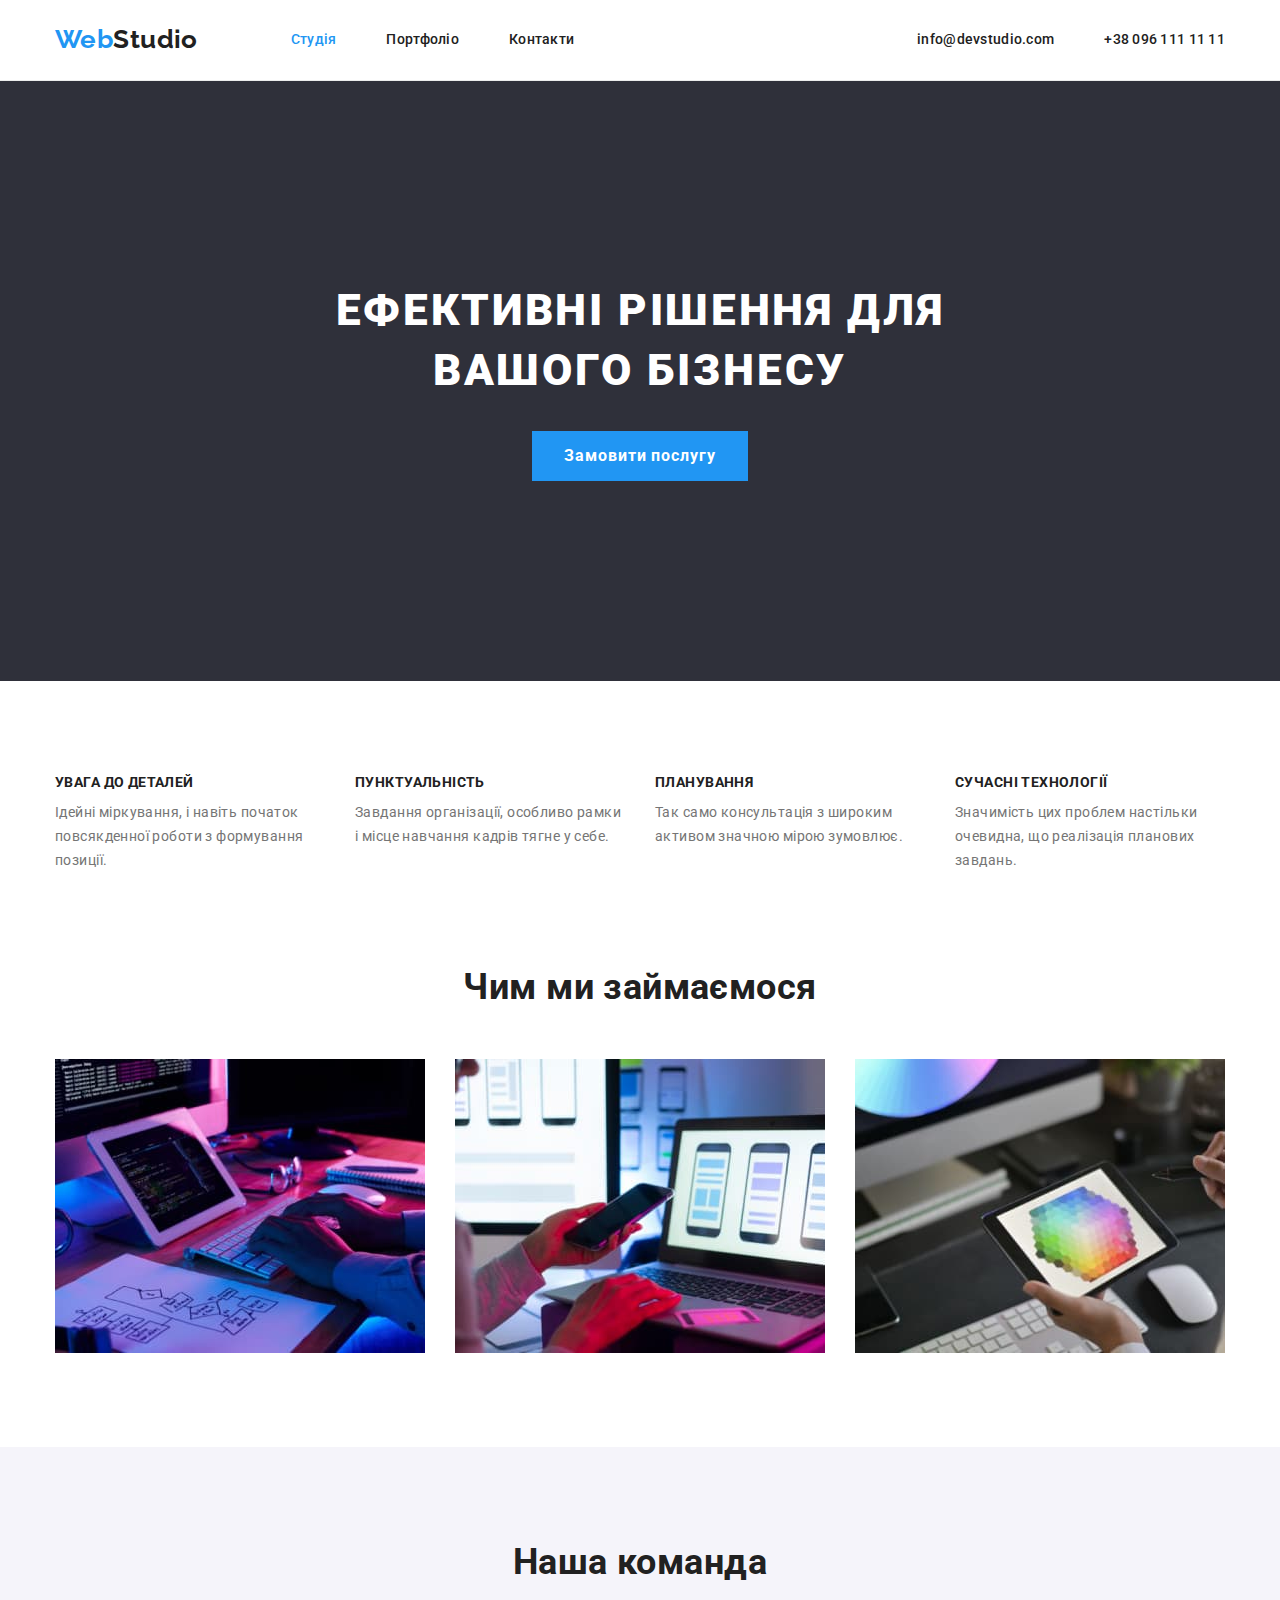
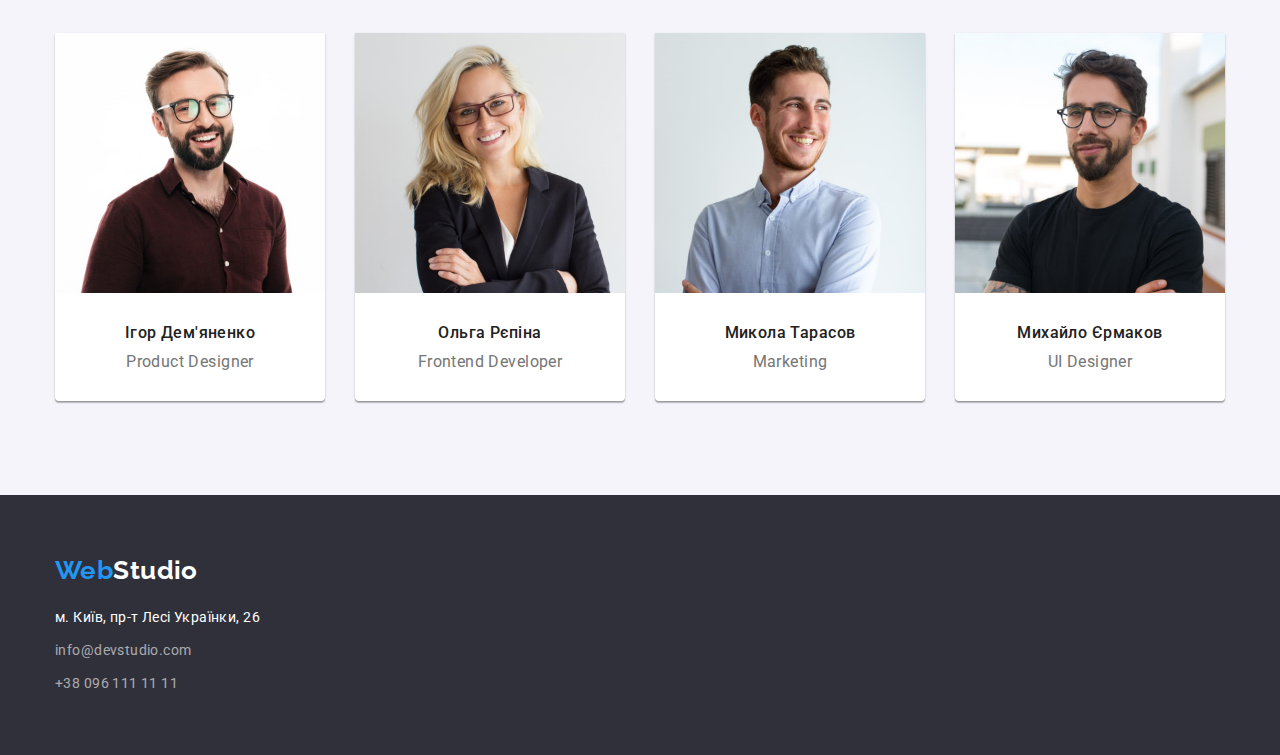
<file: index.html>
<!DOCTYPE html>
<html lang="uk">
  <head>
    <meta charset="UTF-8" />
    <meta http-equiv="X-UA-Compatible" content="IE=edge" />
    <meta name="viewport" content="width=device-width, initial-scale=1.0" />
    <title>Document</title>
    <link rel="preconnect" href="https://fonts.googleapis.com" />
    <link rel="preconnect" href="https://fonts.gstatic.com" crossorigin />
    <link
      href="https://fonts.googleapis.com/css2?family=Raleway:wght@700&family=Roboto:wght@400;500;700;900&display=swap"
      rel="stylesheet"
    />
    <link
      rel="stylesheet"
      href="https://cdnjs.cloudflare.com/ajax/libs/modern-normalize/1.1.0/modern-normalize.min.css"
    />
    <link rel="stylesheet" href="./css/styles.css" />
  </head>
  <body>
    <header class="page-header">
      <div class="container main-nav">
        <a href="/" class="logo header"> <span class="accent">Web</span>Studio </a>

        <nav>
          <ul class="site-nav list">
            <li class="item"><a class="link current" href="">Студія</a></li>
            <li class="item"><a class="link" href="./portfolio.html">Портфоліо</a></li>
            <li class="item"><a class="link" href="">Контакти</a></li>
          </ul>
        </nav>

        <ul class="auth-nav list">
          <li class="item">
            <a class="link" href="mailto:info@devstudio.com">info@devstudio.com</a>
          </li>
          <li class="item"><a class="link" href="tel:+380961111111">+38 096 111 11 11</a></li>
        </ul>
      </div>
    </header>

    <main>
      <section class="hero">
        <div class="container">
          <h1 class="hero-title">Ефективні рішення для вашого бізнесу</h1>
          <button type="button" class="button primary">Замовити послугу</button>
        </div>
      </section>

      <section class="section">
        <div class="container">
          <h2 class="visually-hidden">Переваги</h2>
          <ul class="benefits list">
            <li class="item">
              <h3 class="benefits-title">Увага до деталей</h3>
              <p class="benefits-text">
                Ідейні міркування, і навіть початок повсякденної роботи з формування позиції.
              </p>
            </li>
            <li class="item">
              <h3 class="benefits-title">Пунктуальність</h3>
              <p class="benefits-text">
                Завдання організації, особливо рамки і місце навчання кадрів тягне у себе.
              </p>
            </li>
            <li class="item">
              <h3 class="benefits-title">Планування</h3>
              <p class="benefits-text">
                Так само консультація з широким активом значною мірою зумовлює.
              </p>
            </li>
            <li class="item">
              <h3 class="benefits-title">Сучасні технології</h3>
              <p class="benefits-text">
                Значимість цих проблем настільки очевидна, що реалізація планових завдань.
              </p>
            </li>
          </ul>
        </div>
      </section>

      <section class="examples section">
        <div class="container">
          <h2 class="examples-title">Чим ми займаємося</h2>
          <ul class="examples list">
            <li class="item">
              <img src="./images/computer.jpg" alt="Робота на компютері" width="370" />
            </li>

            <li class="item">
              <img src="./images/phone.jpg" alt="Робота та телефоні" width="370" />
            </li>

            <li class="item">
              <img src="./images/tablet.jpg" alt="Робота на планшеті" width="370" />
            </li>
          </ul>
        </div>
      </section>

      <section class="team section">
        <div class="container">
          <h2 class="team-title">Наша команда</h2>
          <ul class="team list">
            <li class="item">
              <img src="./images/productdesigner.jpg" alt="Дизайнер продукту" width="270" />
              <h3 class="title">Ігор Дем'яненко</h3>
              <p class="text" lang="en">Product Designer</p>
            </li>

            <li class="item">
              <img src="./images/frontenddeveloper.jpg" alt="Розробник інтерфейсу" width="270" />
              <h3 class="title">Ольга Рєпіна</h3>
              <p class="text" lang="en">Frontend Developer</p>
            </li>

            <li class="item">
              <img src="./images/marketing.jpg" alt="Маркетинг" width="270" />
              <h3 class="title">Микола Тарасов</h3>
              <p class="text" lang="en">Marketing</p>
            </li>

            <li class="item">
              <img
                src="./images/uidesigner.jpg"
                alt="Дизайнер інтерфейсу користувача"
                width="270"
              />
              <h3 class="title">Михайло Єрмаков</h3>
              <p class="text" lang="en">UI Designer</p>
            </li>
          </ul>
        </div>
      </section>
    </main>

    <footer>
      <div class="container">
        <a href="index.html" class="logo footer"> <span class="accent">Web</span>Studio </a>

        <address>
          <ul class="address list">
            <li class="item">
              <a href="" class="address-legal">м. Київ, пр-т Лесі Українки, 26</a>
            </li>
            <li class="item">
              <a href="mailto:info@devstudio.com" class="mail">info@devstudio.com</a>
            </li>

            <li class="item">
              <a href="tel:+380961111111" class="phone">+38 096 111 11 11</a>
            </li>
          </ul>
        </address>
      </div>
    </footer>
  </body>
</html>
</file>
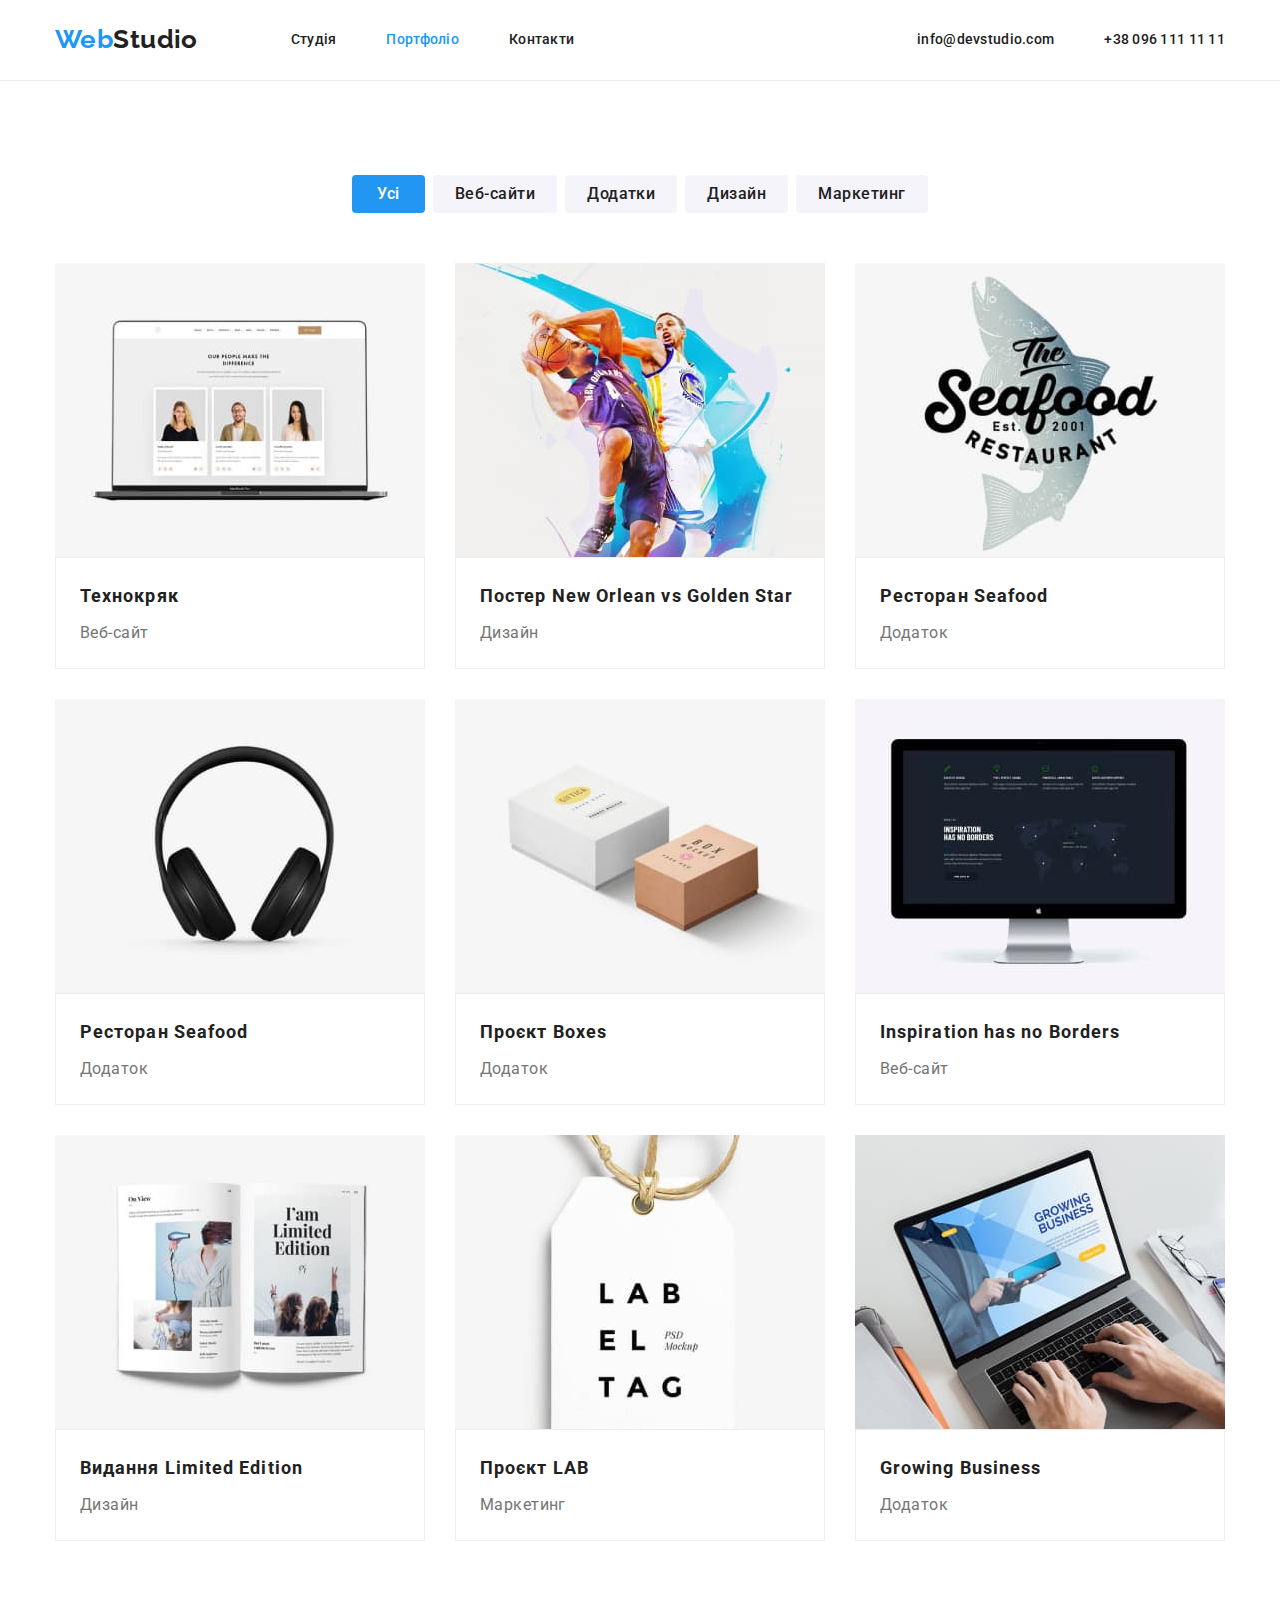
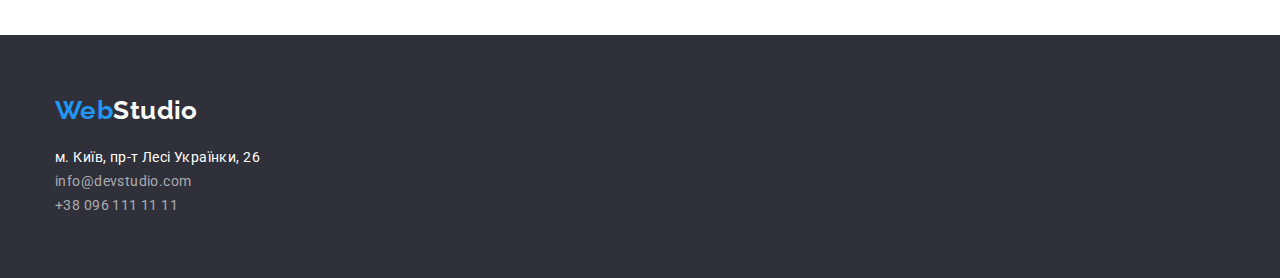
<file: portfolio.html>
<!DOCTYPE html>
<html lang="uk">
  <head>
    <meta charset="UTF-8" />
    <meta http-equiv="X-UA-Compatible" content="IE=edge" />
    <meta name="viewport" content="width=device-width, initial-scale=1.0" />
    <title>Document</title>
    <link rel="preconnect" href="https://fonts.googleapis.com" />
    <link rel="preconnect" href="https://fonts.gstatic.com" crossorigin />
    <link
      href="https://fonts.googleapis.com/css2?family=Raleway:wght@700&family=Roboto:wght@400;500;700;900&display=swap"
      rel="stylesheet"
    />
    <link
      rel="stylesheet"
      href="https://cdnjs.cloudflare.com/ajax/libs/modern-normalize/1.1.0/modern-normalize.min.css"
    />
    <link rel="stylesheet" href="./css/styles.css" />
  </head>

  <body>
    <header class="page-header">
      <div class="container main-nav">
        <a href="/" class="logo header"> <span class="accent">Web</span>Studio </a>

        <nav>
          <ul class="site-nav list">
            <li class="item"><a class="link" href="./index.html">Студія</a></li>
            <li class="item"><a class="link current" href="./portfolio.html">Портфоліо</a></li>
            <li class="item"><a class="link" href="">Контакти</a></li>
          </ul>
        </nav>

        <ul class="auth-nav list">
          <li class="item">
            <a class="link" href="mailto:info@devstudio.com">info@devstudio.com</a>
          </li>
          <li class="item"><a class="link" href="tel:+380961111111">+38 096 111 11 11</a></li>
        </ul>
      </div>
    </header>

    <main>
      <section class="section">
        <div class="container">
          <h1 class="visually-hidden">Приклади проектів</h1>
          <ul class="button list">
            <li class="item">
              <button type="button" class="button secondary active">Усі</button>
            </li>
            <li class="item">
              <button type="button" class="button secondary">Веб-сайти</button>
            </li>
            <li class="item">
              <button type="button" class="button secondary">Додатки</button>
            </li>
            <li class="item">
              <button type="button" class="button secondary">Дизайн</button>
            </li>
            <li class="item">
              <button type="button" class="button secondary">Маркетинг</button>
            </li>
          </ul>

          <ul class="works list">
            <li class="item">
              <img src="./images/technocrat.jpg" alt="Сайт" width="370" />
              <div class="caption">
                <h2 class="title">Технокряк</h2>
                <p class="description">Веб-сайт</p>
              </div>
            </li>

            <li class="item">
              <img src="./images/neworlean.jpg" alt="Баскетбол" width="370" />
              <div class="caption">
                <h2 class="title">Постер New Orlean vs Golden Star</h2>
                <p class="description">Дизайн</p>
              </div>
            </li>

            <li class="item">
              <img src="./images/seafoot.jpg" alt="Логопит ресторану" width="370" />
              <div class="caption">
                <h2 class="title">Ресторан Seafood</h2>
                <p class="description">Додаток</p>
              </div>
            </li>

            <li class="item">
              <img src="./images/prime.jpg" alt="Навушники" width="370" />
              <div class="caption">
                <h2 class="title">Ресторан Seafood</h2>
                <p class="description">Додаток</p>
              </div>
            </li>

            <li class="item">
              <img src="./images/boxes.jpg" alt="Коробочки" width="370" />
              <div class="caption">
                <h2 class="title">Проєкт Boxes</h2>
                <p class="description">Додаток</p>
              </div>
            </li>

            <li class="item">
              <img src="./images/inspiration.jpg" alt="Монітор" width="370" />
              <div class="caption">
                <h2 class="title">Inspiration has no Borders</h2>
                <p class="description">Веб-сайт</p>
              </div>
            </li>

            <li class="item">
              <img src="./images/limitededition.jpg" alt="Книга" width="370" />
              <div class="caption">
                <h2 class="title">Видання Limited Edition</h2>
                <p class="description">Дизайн</p>
              </div>
            </li>

            <li class="item">
              <img src="./images/lab.jpg" alt="Бирка" width="370" />
              <div class="caption">
                <h2 class="title">Проєкт LAB</h2>
                <p class="description">Маркетинг</p>
              </div>
            </li>

            <li class="item">
              <img src="./images/growingbusiness.jpg" alt="Ноутбук" width="370" />
              <div class="caption">
                <h2 class="title">Growing Business</h2>
                <p class="description">Додаток</p>
              </div>
            </li>
          </ul>
        </div>
      </section>
    </main>

    <footer>
      <div class="container">
        <a href="index.html" class="logo footer"> <span class="accent">Web</span>Studio </a>

        <address>
          <ul class="address list">
            <li>
              <a href="" class="address-legal">м. Київ, пр-т Лесі Українки, 26</a>
            </li>
            <li>
              <a href="mailto:info@devstudio.com" class="mail">info@devstudio.com</a>
            </li>

            <li>
              <a href="tel:+380961111111" class="phone">+38 096 111 11 11</a>
            </li>
          </ul>
        </address>
      </div>
    </footer>
  </body>
</html>
</file>
<file: css/styles.css>
/* колір основного тексту #212121;  */
/* вторинний колір тексту #757575 */
/* білий #FFFFFF; */
/* колір-акцент #2196F3; */
/* основний колір фона #F5F5F5;  */
/* вторинний колір фона #F5F4FA; */
/* колір фона шапки #FFFFFF; */
/* колір фона футера #2F303A; */
/* колір фона героя #2F303A; */

:root {
  --primary-text-color: #757575;
  --title-text-color: #212121;
  --accent-color: #2196f3;
  --white: #ffffff;
  --primary-background-color: #f5f5f5;
  --secondary-background-color: #f5f4fa;
  --footer-background-color: #2f303a;
  --primary-font-family: Roboto, sans-serif;
  --secondary-font-family: Raleway, sans-serif;
  --buttom-hover-color: #188ce8;
}

body {
  background-color: var(--white);
  color: var(--primary-text-color);
  font-family: var(--primary-font-family);
  font-size: 14px;
  letter-spacing: 0.03em;
}

.list {
  list-style: none;
  padding: 0;
  margin: 0;
}

.works.link {
  text-decoration: none;
}

/* шапка */
.page-header {
  color: var(--title-text-color);
  border-bottom: 1px solid #ececec;
}

.main-nav {
  display: flex;
  align-items: center;
}

.logo.header {
  color: var(--title-text-color);
  font-family: var(--secondary-font-family);
  font-weight: 700;
  font-size: 26px;
  line-height: 1.2;
}

/* .container.main-nav {
  border-bottom: 1px solid #ececec;
} */

.accent {
  color: var(--accent-color);
}

.logo.header {
  text-decoration: none;
}

.site-nav a {
  color: var(--title-text-color);
  font-weight: 500;
  line-height: 1.14;
  letter-spacing: 0.02em;
  text-decoration: none;
}

.auth-nav a {
  color: var(--title-text-color);
  font-weight: 500;
  line-height: 1.14;
  letter-spacing: 0.02em;
  text-decoration: none;
}

.site-nav {
  display: flex;
  margin-left: 93px;
}

.site-nav .item:not(:last-child) {
  margin-right: 50px;
}

.site-nav .link {
  display: block;
  padding-top: 32px;
  padding-bottom: 32px;
}

.site-nav a:hover,
.site-nav a:focus {
  color: var(--accent-color);
}

.auth-nav {
  display: flex;
  margin-left: auto;
}

.auth-nav .link {
  display: block;
  padding-top: 32px;
  padding-bottom: 32px;
}

.auth-nav .item:not(:last-child) {
  margin-right: 50px;
}

.auth-nav a:hover,
.auth-nav a:focus {
  color: var(--accent-color);
}
.auth-nav li:hover {
  color: var(--accent-color);
}

.container {
  width: 1200px;
  padding-left: 15px;
  padding-right: 15px;
  margin: 0 auto;
}

h1,
h2,
h3,
p {
  margin-top: 0;
  margin-bottom: 0;
}

img {
  display: block;
  max-width: 100%;
  height: auto;
}

.benefits-title {
  color: var(--title-text-color);
  font-size: 14px;
  line-height: 1.14;
  text-transform: uppercase;
  margin-bottom: 10px;
}

.benefits-text {
  line-height: 1.71;
}

.benefits {
  display: flex;
}

.benefits .item {
  max-width: 270px;
}

.benefits .item:not(:last-child) {
  margin-right: 30px;
}

.button {
  font-family: inherit;
}

.button.primary {
  display: inline-block;
  padding: 10px 32px;
  min-width: 216px;
  border: none;
  margin-left: auto;
  margin-right: auto;

  color: var(--white);
  background-color: var(--accent-color);

  font-weight: 700;
  font-size: 16px;
  line-height: 1.88;
  display: flex;
  align-items: center;
  text-align: center;
  letter-spacing: 0.06em;
  cursor: pointer;
}

.hero {
  background-color: var(--footer-background-color);
}

.hero-title {
  color: var(--white);
  font-weight: 900;
  font-size: 44px;
  line-height: 1.36;
  text-align: center;
  letter-spacing: 0.06em;
  text-transform: uppercase;
  margin-bottom: 30px;
  max-width: 696px;
  margin-right: auto;
  margin-left: auto;
}

.site-nav .link.current {
  color: var(--accent-color);
}

.visually-hidden {
  position: absolute;
  white-space: nowrap;
  width: 1px;
  height: 1px;
  overflow: hidden;
  border: 0;
  padding: 0;
  clip: rect(0 0 0 0);
  clip-path: inset(50%);
  margin: -1px;
}

.button.primary:hover,
.button.primary:focus {
  background-color: var(--buttom-hover-color);
  box-shadow: rgba(0, 0, 0, 0.15);
  border-radius: 4px;
}

.button.list {
  display: flex;
  justify-content: center;
  margin-bottom: 50px;
}

.button.list .item:not(:last-child) {
  margin-right: 8px;
}

.section {
  padding-bottom: 94px;
  padding-top: 94px;
}

.hero {
  padding: 200px 0;
}

.examples.section {
  padding-top: 0;
}

.team.list {
  display: flex;
}

.team.list .item:not(:last-child) {
  margin-right: 30px;
}

.team {
  background-color: var(--secondary-background-color);
}

.team .item {
  background-color: var(--white);
  box-shadow: 0px 1px 3px rgba(0, 0, 0, 0.12), 0px 1px 1px rgba(0, 0, 0, 0.14),
    0px 2px 1px rgba(0, 0, 0, 0.2);
  border-radius: 0px 0px 4px 4px;
}
.team.list .title {
  margin-top: 30px;
  margin-bottom: 10px;
}

.team.list .text {
  margin-bottom: 30px;
}

.button.secondary {
  padding: 6px 22px;

  color: var(--title-text-color);
  background-color: var(--secondary-background-color);

  font-weight: 500;
  font-size: 16px;
  line-height: 1.62;
  text-align: center;
  letter-spacing: 0.03em;
  border: none;
  border-radius: 4px;
  cursor: pointer;
}

.button.secondary:hover,
.button.secondary:focus {
  color: var(--white);
  background-color: var(--accent-color);
}

.button.secondary.active {
  padding: 6px 25px;

  color: var(--white);
  background-color: var(--accent-color);
}

.works.list {
  display: flex;
  flex-wrap: wrap;
}

.works.list .item {
  margin-right: 30px;
  margin-bottom: 30px;
}

.caption {
  background: #ffffff;
  border: 1px solid #eeeeee;
}

.works.list .item:nth-child(3n) {
  margin-right: 0px;
}

.works.list .item:nth-last-child(-n + 3) {
  margin-bottom: 0px;
}

.works.list .title {
  margin-top: 20px;
  margin-bottom: 4px;
  margin-right: 24px;
  margin-left: 24px;
}

.works.list .description {
  padding-right: 24px;
  padding-left: 24px;
  padding-bottom: 20px;
}
.works.link:hover,
.works.link:focus {
  box-shadow: 0px 1px 1px rgba(0, 0, 0, 0.12), 0px 4px 4px rgba(0, 0, 0, 0.06),
    1px 4px 6px rgba(0, 0, 0, 0.16);
}

.examples-title,
.team-title {
  color: var(--title-text-color);
  font-size: 36px;
  line-height: 1.17;
  text-align: center;
  margin-bottom: 50px;
}

.examples {
  display: flex;
}

.examples .item:not(:last-child) {
  margin-right: 30px;
}

.team h3 {
  color: var(--title-text-color);
  font-weight: 500;
  font-size: 16px;
  line-height: 1.19;
  text-align: center;
}

.team p {
  font-size: 16px;
  line-height: 1.19;
  text-align: center;
}

.works h2 {
  color: var(--title-text-color);
  font-size: 18px;
  line-height: 2;
  letter-spacing: 0.06em;
}

.works p {
  font-size: 16px;
  line-height: 1.88;
}

footer {
  background-color: var(--footer-background-color);
}

.logo.footer,
.address-legal,
.mail,
.phone {
  text-decoration: none;
}

.address.list .item:not(:last-child) {
  margin-bottom: 9px;
}

.logo.footer {
  color: var(--white);
  font-family: var(--secondary-font-family);
  font-weight: 700;
  font-size: 26px;
  line-height: 1.19;
  display: block;
  margin-bottom: 20px;
}

footer {
  padding-top: 60px;
  padding-bottom: 60px;
}

.address-legal {
  color: var(--white);
  line-height: 1.71;
  font-style: normal;
}

.mail,
.phone {
  color: rgba(255, 255, 255, 0.6);
  line-height: 1.71;
  font-style: normal;
}

.logo.footer:hover:hover,
.logo.footer:focus {
  text-decoration: underline;
  text-decoration-color: var(--accent-color);
}

.address a:hover,
.address a:focus {
  text-decoration: underline;
  text-decoration-color: var(--accent-color);
}
</file>
